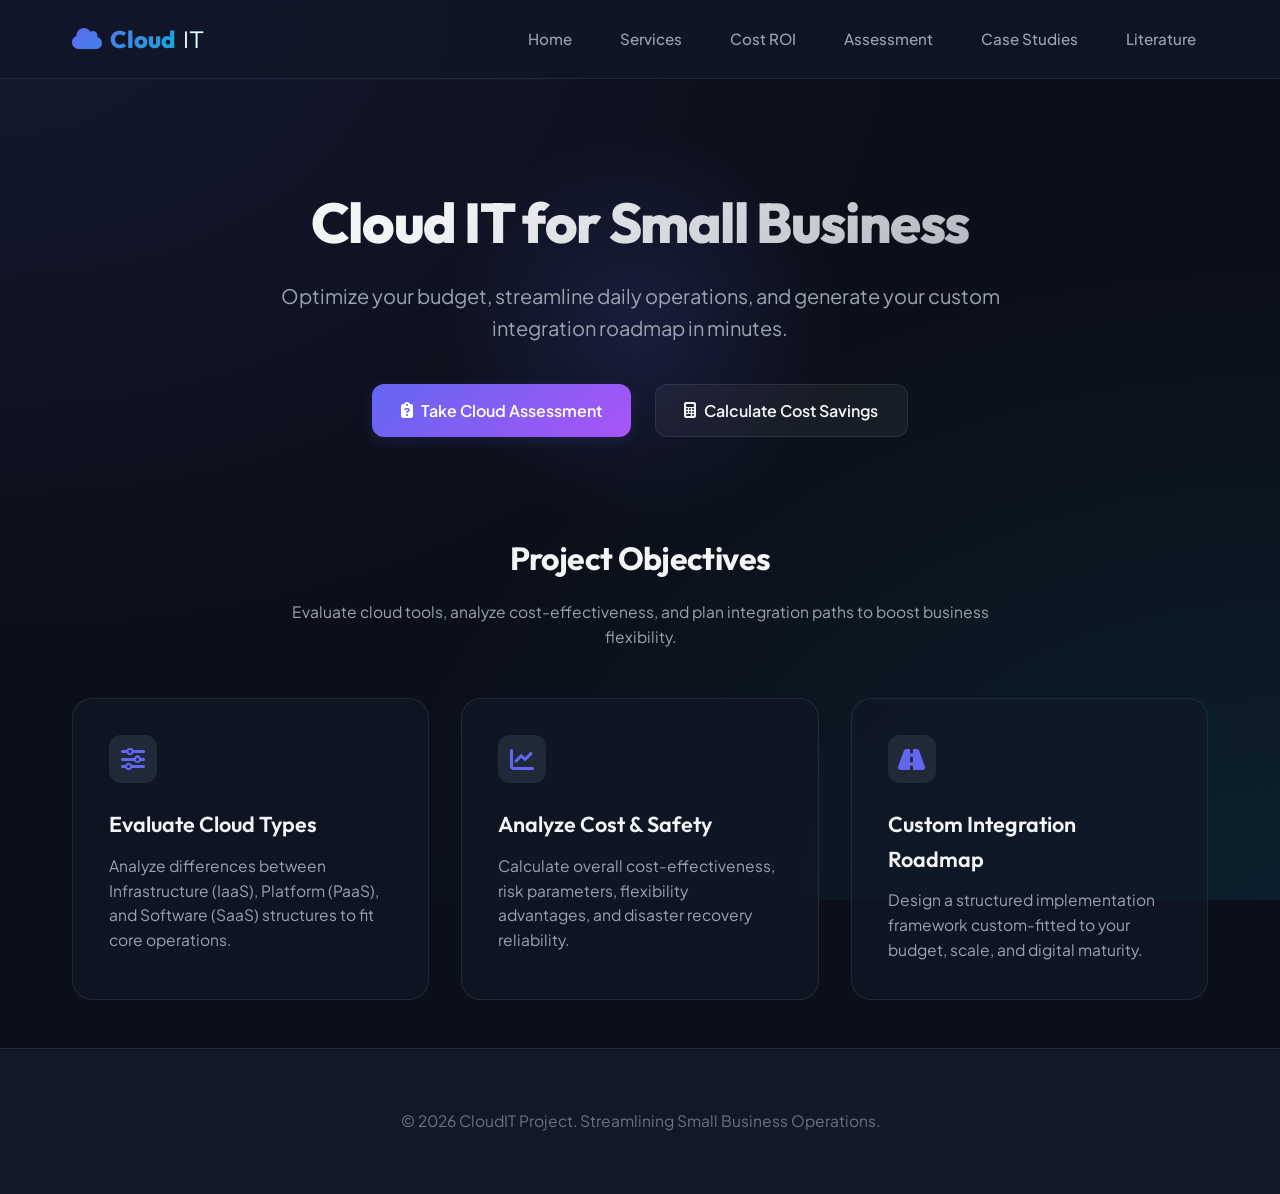
<file: index.html>
<!DOCTYPE html>
<html lang="en">
<head>
  <meta charset="UTF-8">
  <meta name="viewport" content="width=device-width, initial-scale=1.0">
  <title>CloudIT - Enhancing Small Business Efficiency</title>
  <link rel="stylesheet" href="css/style.css">
  <link rel="stylesheet" href="https://cdnjs.cloudflare.com/ajax/libs/font-awesome/6.4.0/css/all.min.css">
</head>
<body>
  <header>
    <div class="nav-container">
      <a href="index.html" class="logo">
        <i class="fa-solid fa-cloud"></i> Cloud<span>IT</span>
      </a>
      <nav>
        <ul>
          <li><a href="index.html">Home</a></li>
          <li><a href="comparison.html">Services</a></li>
          <li><a href="calculator.html">Cost ROI</a></li>
          <li><a href="assessment.html">Assessment</a></li>
          <li><a href="case-studies.html">Case Studies</a></li>
          <li><a href="literature.html">Literature</a></li>
        </ul>
      </nav>
    </div>
  </header>

  <main>
    <section class="hero">
      <h1>Cloud IT for Small Business</h1>
      <p>Optimize your budget, streamline daily operations, and generate your custom integration roadmap in minutes.</p>
      <div style="display: flex; justify-content: center; gap: 1.5rem; flex-wrap: wrap;">
        <a href="assessment.html" class="btn btn-primary"><i class="fa-solid fa-clipboard-question"></i> Take Cloud Assessment</a>
        <a href="calculator.html" class="btn btn-secondary"><i class="fa-solid fa-calculator"></i> Calculate Cost Savings</a>
      </div>
    </section>

    <h2 style="text-align: center; margin-bottom: 1rem;">Project Objectives</h2>
    <p style="text-align: center; max-width: 700px; margin: 0 auto 3rem; color: var(--text-secondary);">
      Evaluate cloud tools, analyze cost-effectiveness, and plan integration paths to boost business flexibility.
    </p>

    <div class="card-grid">
      <div class="card">
        <div class="card-icon"><i class="fa-solid fa-sliders"></i></div>
        <h3>Evaluate Cloud Types</h3>
        <p>Analyze differences between Infrastructure (IaaS), Platform (PaaS), and Software (SaaS) structures to fit core operations.</p>
      </div>
      <div class="card">
        <div class="card-icon"><i class="fa-solid fa-chart-line"></i></div>
        <h3>Analyze Cost & Safety</h3>
        <p>Calculate overall cost-effectiveness, risk parameters, flexibility advantages, and disaster recovery reliability.</p>
      </div>
      <div class="card">
        <div class="card-icon"><i class="fa-solid fa-road"></i></div>
        <h3>Custom Integration Roadmap</h3>
        <p>Design a structured implementation framework custom-fitted to your budget, scale, and digital maturity.</p>
      </div>
    </div>
  </main>

  <footer>
    <div class="nav-container" style="flex-direction: column; gap: 1rem;">
      <p>© 2026 CloudIT Project. Streamlining Small Business Operations.</p>
    </div>
  </footer>

  <script src="js/app.js"></script>
</body>
</html>
</file>
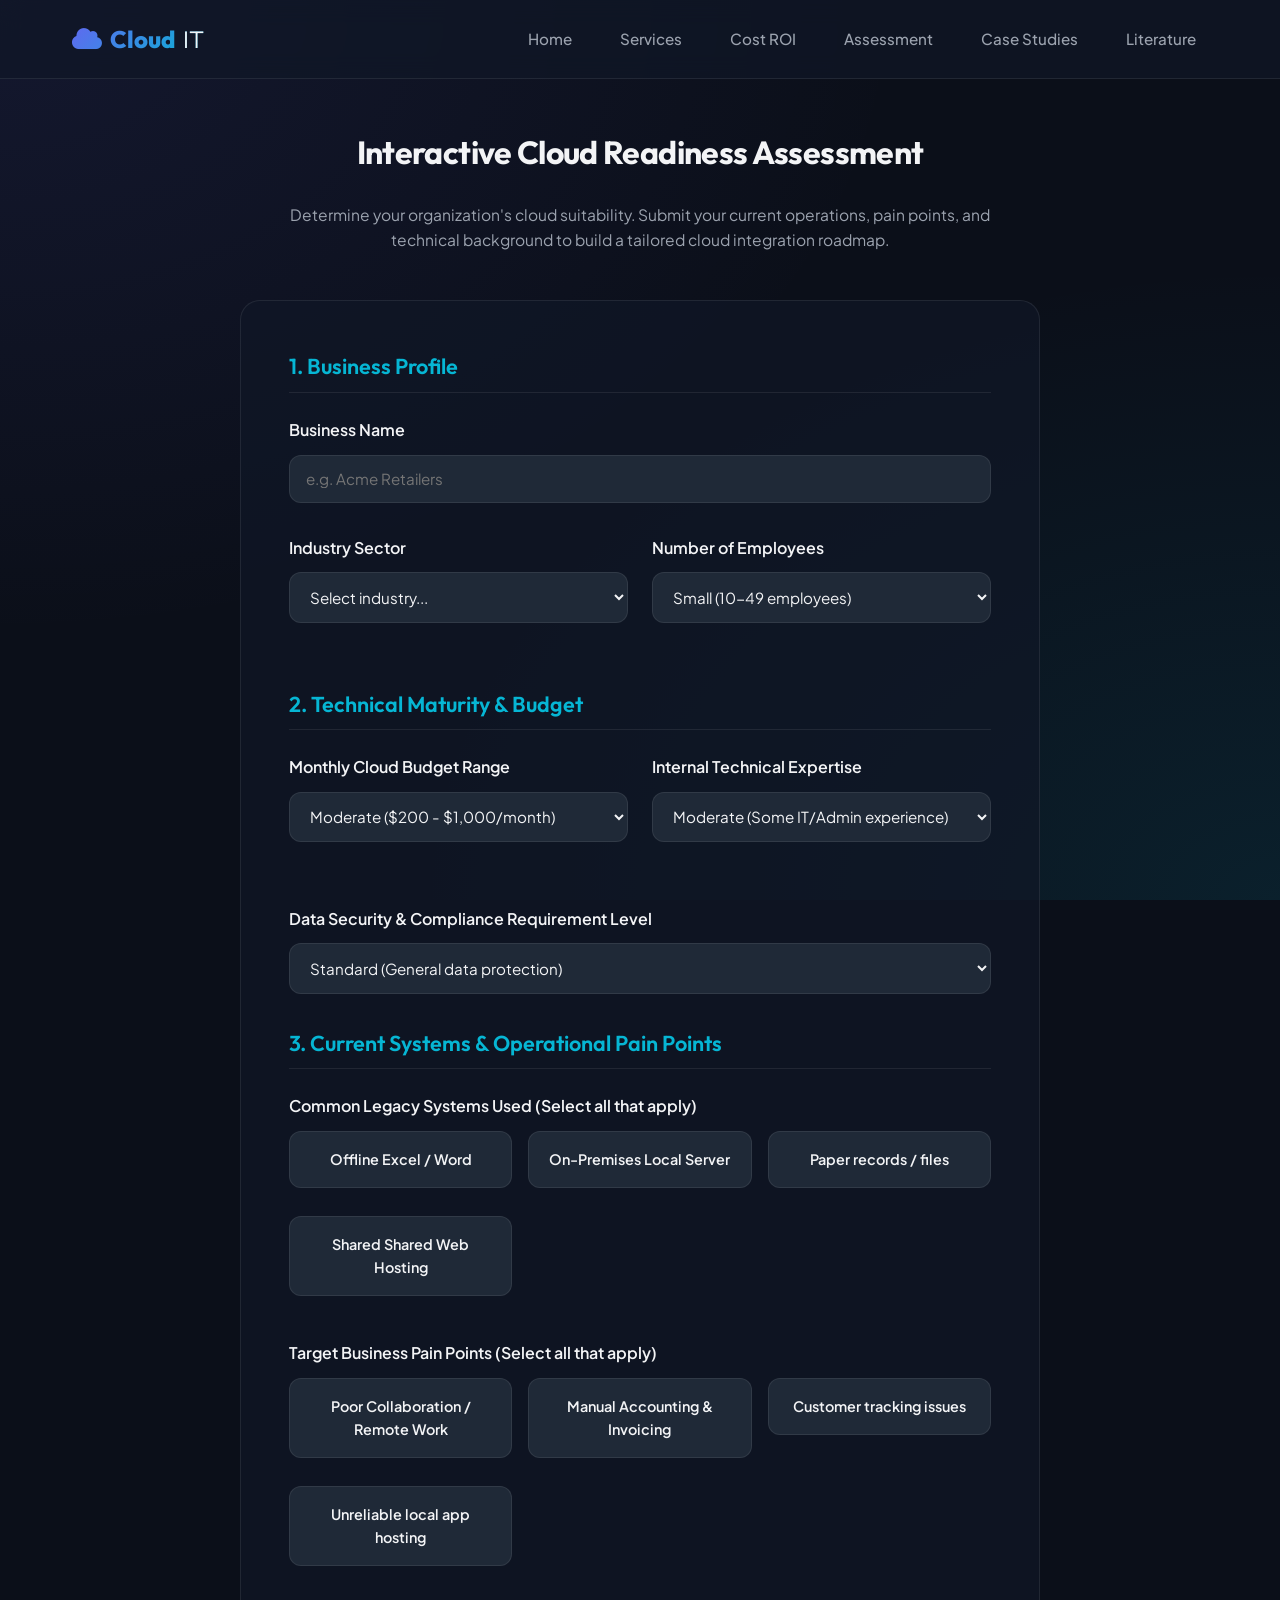
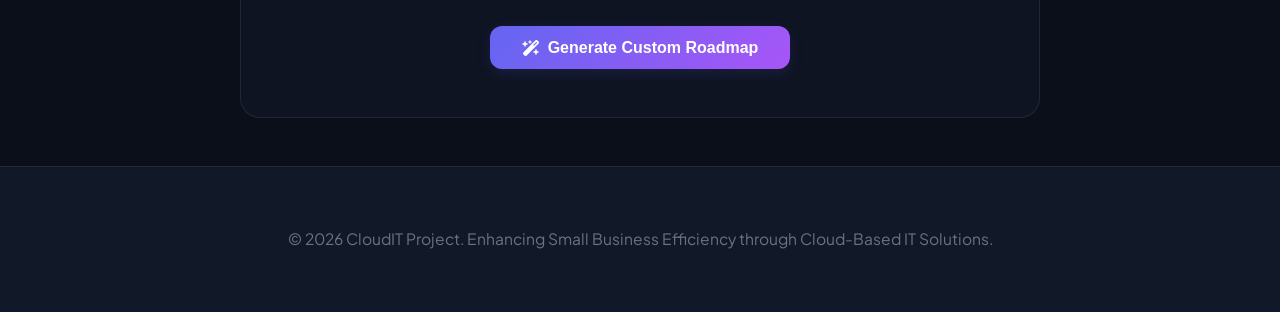
<file: assessment.html>
<!DOCTYPE html>
<html lang="en">
<head>
  <meta charset="UTF-8">
  <meta name="viewport" content="width=device-width, initial-scale=1.0">
  <title>Cloud Assessment - CloudIT</title>
  <link rel="stylesheet" href="css/style.css">
  <link rel="stylesheet" href="https://cdnjs.cloudflare.com/ajax/libs/font-awesome/6.4.0/css/all.min.css">
</head>
<body>
  <header>
    <div class="nav-container">
      <a href="index.html" class="logo">
        <i class="fa-solid fa-cloud"></i> Cloud<span>IT</span>
      </a>
      <nav>
        <ul>
          <li><a href="index.html">Home</a></li>
          <li><a href="comparison.html">Services</a></li>
          <li><a href="calculator.html">Cost ROI</a></li>
          <li><a href="assessment.html">Assessment</a></li>
          <li><a href="case-studies.html">Case Studies</a></li>
          <li><a href="literature.html">Literature</a></li>
        </ul>
      </nav>
    </div>
  </header>

  <main>
    <div style="margin-bottom: 3rem; text-align: center;">
      <h2>Interactive Cloud Readiness Assessment</h2>
      <p style="max-width: 700px; margin: 0 auto;">Determine your organization's cloud suitability. Submit your current operations, pain points, and technical background to build a tailored cloud integration roadmap.</p>
    </div>

    <section class="form-section">
      <form id="cloud-assessment-form">
        <!-- Business Profile -->
        <h3 style="border-bottom: 1px solid var(--glass-border); padding-bottom: 0.5rem; margin-bottom: 1.5rem; color: var(--color-secondary);">1. Business Profile</h3>
        
        <div class="form-group">
          <label for="biz-name">Business Name</label>
          <input type="text" id="biz-name" class="input-text" placeholder="e.g. Acme Retailers" required>
        </div>

        <div style="display: grid; grid-template-columns: 1fr 1fr; gap: 1.5rem; margin-bottom: 2rem;">
          <div class="form-group">
            <label for="biz-industry">Industry Sector</label>
            <select id="biz-industry" required>
              <option value="">Select industry...</option>
              <option value="retail">Retail & E-commerce</option>
              <option value="professional">Professional Services (Consulting, Law, etc)</option>
              <option value="manufacturing">Manufacturing & Logistics</option>
              <option value="healthcare">Healthcare & Medical</option>
              <option value="education">Education & Non-Profit</option>
            </select>
          </div>
          
          <div class="form-group">
            <label for="biz-size">Number of Employees</label>
            <select id="biz-size" required>
              <option value="micro">Micro (1-9 employees)</option>
              <option value="small" selected>Small (10-49 employees)</option>
              <option value="medium">Medium (50-249 employees)</option>
            </select>
          </div>
        </div>

        <!-- Tech Maturity -->
        <h3 style="border-bottom: 1px solid var(--glass-border); padding-bottom: 0.5rem; margin-bottom: 1.5rem; color: var(--color-secondary);">2. Technical Maturity & Budget</h3>

        <div style="display: grid; grid-template-columns: 1fr 1fr; gap: 1.5rem; margin-bottom: 2rem;">
          <div class="form-group">
            <label for="biz-budget">Monthly Cloud Budget Range</label>
            <select id="biz-budget" required>
              <option value="low">Low (Under $200/month)</option>
              <option value="medium" selected>Moderate ($200 - $1,000/month)</option>
              <option value="high">High ($1,000+/month)</option>
            </select>
          </div>

          <div class="form-group">
            <label for="biz-tech">Internal Technical Expertise</label>
            <select id="biz-tech" required>
              <option value="low">Low (Non-technical staff only)</option>
              <option value="medium" selected>Moderate (Some IT/Admin experience)</option>
              <option value="high">High (Dedicated IT Staff / Developers)</option>
            </select>
          </div>
        </div>

        <div class="form-group">
          <label for="biz-security">Data Security & Compliance Requirement Level</label>
          <select id="biz-security" required>
            <option value="standard">Standard (General data protection)</option>
            <option value="critical">Critical (Financial data, health files, strict privacy policies)</option>
          </select>
        </div>

        <!-- Infrastructure State -->
        <h3 style="border-bottom: 1px solid var(--glass-border); padding-bottom: 0.5rem; margin-bottom: 1.5rem; color: var(--color-secondary);">3. Current Systems & Operational Pain Points</h3>

        <div class="form-group">
          <label>Common Legacy Systems Used (Select all that apply)</label>
          <div class="options-grid">
            <div class="option-card">
              <input type="checkbox" id="tool-excel" name="current-tools" value="excel">
              <label for="tool-excel" class="option-label">Offline Excel / Word</label>
            </div>
            <div class="option-card">
              <input type="checkbox" id="tool-server" name="current-tools" value="server">
              <label for="tool-server" class="option-label">On-Premises Local Server</label>
            </div>
            <div class="option-card">
              <input type="checkbox" id="tool-paper" name="current-tools" value="paper">
              <label for="tool-paper" class="option-label">Paper records / files</label>
            </div>
            <div class="option-card">
              <input type="checkbox" id="tool-basic-hosting" name="current-tools" value="basic-hosting">
              <label for="tool-basic-hosting" class="option-label">Shared Shared Web Hosting</label>
            </div>
          </div>
        </div>

        <div class="form-group">
          <label>Target Business Pain Points (Select all that apply)</label>
          <div class="options-grid">
            <div class="option-card">
              <input type="checkbox" id="pain-collaboration" name="pain-points" value="collaboration">
              <label for="pain-collaboration" class="option-label">Poor Collaboration / Remote Work</label>
            </div>
            <div class="option-card">
              <input type="checkbox" id="pain-accounting" name="pain-points" value="accounting">
              <label for="pain-accounting" class="option-label">Manual Accounting & Invoicing</label>
            </div>
            <div class="option-card">
              <input type="checkbox" id="pain-crm" name="pain-points" value="crm">
              <label for="pain-crm" class="option-label">Customer tracking issues</label>
            </div>
            <div class="option-card">
              <input type="checkbox" id="pain-hosting" name="pain-points" value="hosting">
              <label for="pain-hosting" class="option-label">Unreliable local app hosting</label>
            </div>
          </div>
        </div>

        <div style="text-align: center; margin-top: 3rem;">
          <button type="submit" class="btn btn-primary" style="width: 100%; max-width: 300px;"><i class="fa-solid fa-wand-magic-sparkles"></i> Generate Custom Roadmap</button>
        </div>
      </form>
    </section>
  </main>

  <footer>
    <div class="nav-container" style="flex-direction: column; gap: 1rem;">
      <p>© 2026 CloudIT Project. Enhancing Small Business Efficiency through Cloud-Based IT Solutions.</p>
    </div>
  </footer>

  <script src="js/app.js"></script>
</body>
</html>
</file>
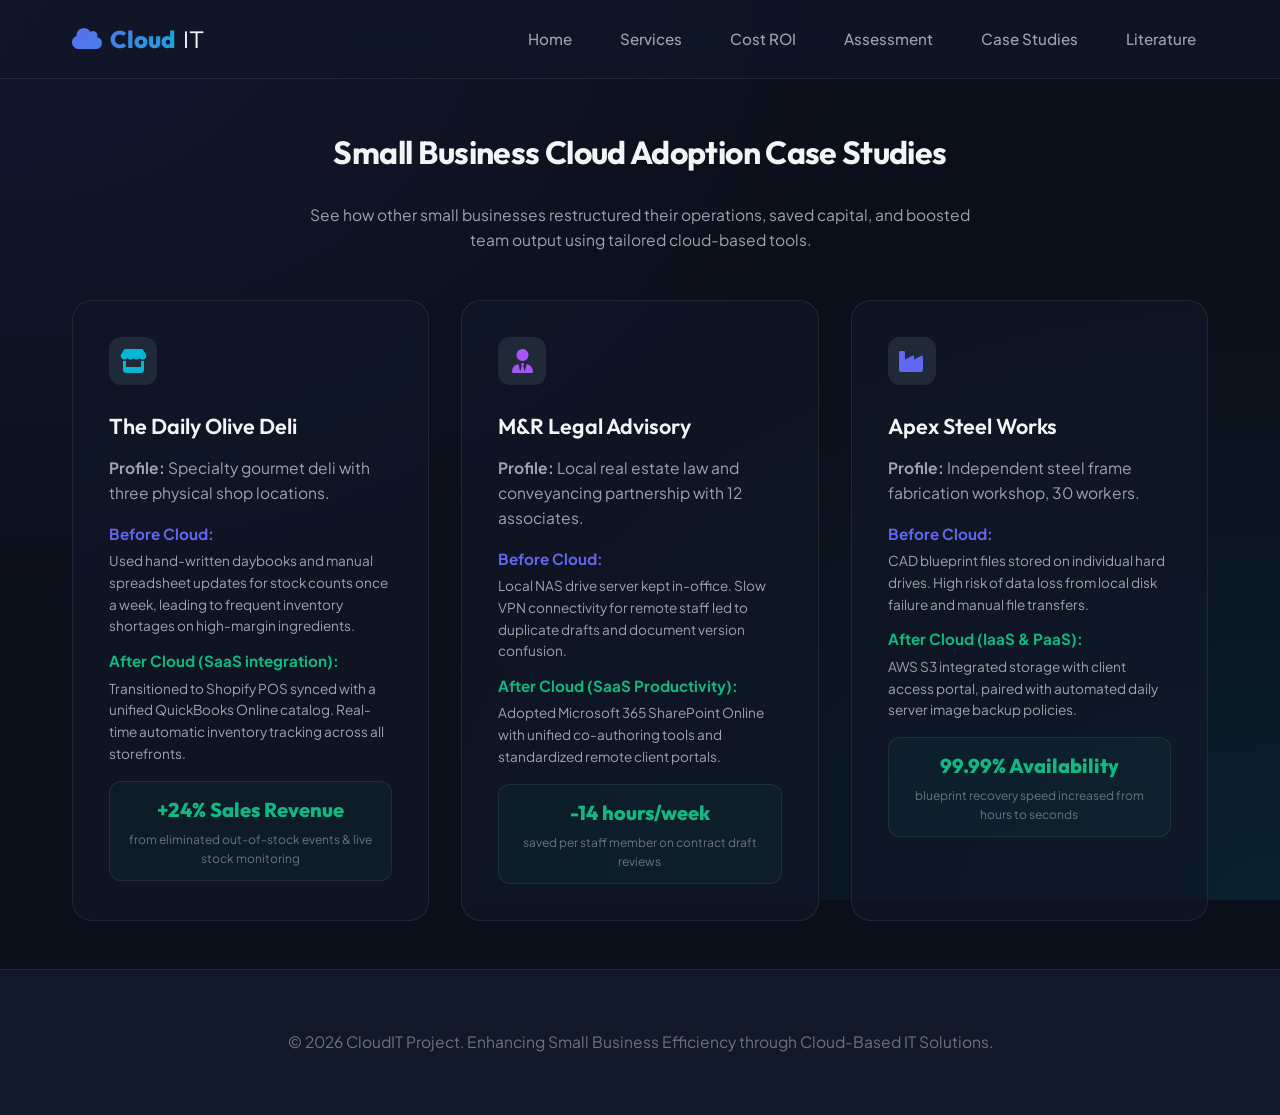
<file: case-studies.html>
<!DOCTYPE html>
<html lang="en">
<head>
  <meta charset="UTF-8">
  <meta name="viewport" content="width=device-width, initial-scale=1.0">
  <title>Case Studies - CloudIT</title>
  <link rel="stylesheet" href="css/style.css">
  <link rel="stylesheet" href="https://cdnjs.cloudflare.com/ajax/libs/font-awesome/6.4.0/css/all.min.css">
</head>
<body>
  <header>
    <div class="nav-container">
      <a href="index.html" class="logo">
        <i class="fa-solid fa-cloud"></i> Cloud<span>IT</span>
      </a>
      <nav>
        <ul>
          <li><a href="index.html">Home</a></li>
          <li><a href="comparison.html">Services</a></li>
          <li><a href="calculator.html">Cost ROI</a></li>
          <li><a href="assessment.html">Assessment</a></li>
          <li><a href="case-studies.html">Case Studies</a></li>
          <li><a href="literature.html">Literature</a></li>
        </ul>
      </nav>
    </div>
  </header>

  <main>
    <div style="margin-bottom: 3rem; text-align: center;">
      <h2>Small Business Cloud Adoption Case Studies</h2>
      <p style="max-width: 700px; margin: 0 auto;">See how other small businesses restructured their operations, saved capital, and boosted team output using tailored cloud-based tools.</p>
    </div>

    <div class="card-grid">
      <!-- Case Study 1 -->
      <div class="card">
        <div class="card-icon" style="color: var(--color-secondary);"><i class="fa-solid fa-store"></i></div>
        <h3>The Daily Olive Deli</h3>
        <p style="margin-bottom: 1rem;"><strong>Profile:</strong> Specialty gourmet deli with three physical shop locations.</p>
        
        <h4 style="color: var(--color-primary); font-size: 0.95rem; margin-bottom: 0.25rem;">Before Cloud:</h4>
        <p style="font-size: 0.85rem; margin-bottom: 0.75rem;">Used hand-written daybooks and manual spreadsheet updates for stock counts once a week, leading to frequent inventory shortages on high-margin ingredients.</p>
        
        <h4 style="color: var(--color-success); font-size: 0.95rem; margin-bottom: 0.25rem;">After Cloud (SaaS integration):</h4>
        <p style="font-size: 0.85rem; margin-bottom: 1rem;">Transitioned to Shopify POS synced with a unified QuickBooks Online catalog. Real-time automatic inventory tracking across all storefronts.</p>
        
        <div class="metric-card" style="background: rgba(16, 185, 129, 0.05); padding: 0.75rem;">
          <div class="metric-value" style="font-size: 1.25rem; color: var(--color-success);">+24% Sales Revenue</div>
          <p style="font-size: 0.75rem; color: var(--text-muted);">from eliminated out-of-stock events & live stock monitoring</p>
        </div>
      </div>

      <!-- Case Study 2 -->
      <div class="card">
        <div class="card-icon" style="color: var(--color-accent);"><i class="fa-solid fa-user-tie"></i></div>
        <h3>M&R Legal Advisory</h3>
        <p style="margin-bottom: 1rem;"><strong>Profile:</strong> Local real estate law and conveyancing partnership with 12 associates.</p>
        
        <h4 style="color: var(--color-primary); font-size: 0.95rem; margin-bottom: 0.25rem;">Before Cloud:</h4>
        <p style="font-size: 0.85rem; margin-bottom: 0.75rem;">Local NAS drive server kept in-office. Slow VPN connectivity for remote staff led to duplicate drafts and document version confusion.</p>
        
        <h4 style="color: var(--color-success); font-size: 0.95rem; margin-bottom: 0.25rem;">After Cloud (SaaS Productivity):</h4>
        <p style="font-size: 0.85rem; margin-bottom: 1rem;">Adopted Microsoft 365 SharePoint Online with unified co-authoring tools and standardized remote client portals.</p>
        
        <div class="metric-card" style="background: rgba(16, 185, 129, 0.05); padding: 0.75rem;">
          <div class="metric-value" style="font-size: 1.25rem; color: var(--color-success);">-14 hours/week</div>
          <p style="font-size: 0.75rem; color: var(--text-muted);">saved per staff member on contract draft reviews</p>
        </div>
      </div>

      <!-- Case Study 3 -->
      <div class="card">
        <div class="card-icon" style="color: var(--color-primary);"><i class="fa-solid fa-industry"></i></div>
        <h3>Apex Steel Works</h3>
        <p style="margin-bottom: 1rem;"><strong>Profile:</strong> Independent steel frame fabrication workshop, 30 workers.</p>
        
        <h4 style="color: var(--color-primary); font-size: 0.95rem; margin-bottom: 0.25rem;">Before Cloud:</h4>
        <p style="font-size: 0.85rem; margin-bottom: 0.75rem;">CAD blueprint files stored on individual hard drives. High risk of data loss from local disk failure and manual file transfers.</p>
        
        <h4 style="color: var(--color-success); font-size: 0.95rem; margin-bottom: 0.25rem;">After Cloud (IaaS & PaaS):</h4>
        <p style="font-size: 0.85rem; margin-bottom: 1rem;">AWS S3 integrated storage with client access portal, paired with automated daily server image backup policies.</p>
        
        <div class="metric-card" style="background: rgba(16, 185, 129, 0.05); padding: 0.75rem;">
          <div class="metric-value" style="font-size: 1.25rem; color: var(--color-success);">99.99% Availability</div>
          <p style="font-size: 0.75rem; color: var(--text-muted);">blueprint recovery speed increased from hours to seconds</p>
        </div>
      </div>
    </div>
  </main>

  <footer>
    <div class="nav-container" style="flex-direction: column; gap: 1rem;">
      <p>© 2026 CloudIT Project. Enhancing Small Business Efficiency through Cloud-Based IT Solutions.</p>
    </div>
  </footer>

  <script src="js/app.js"></script>
</body>
</html>
</file>
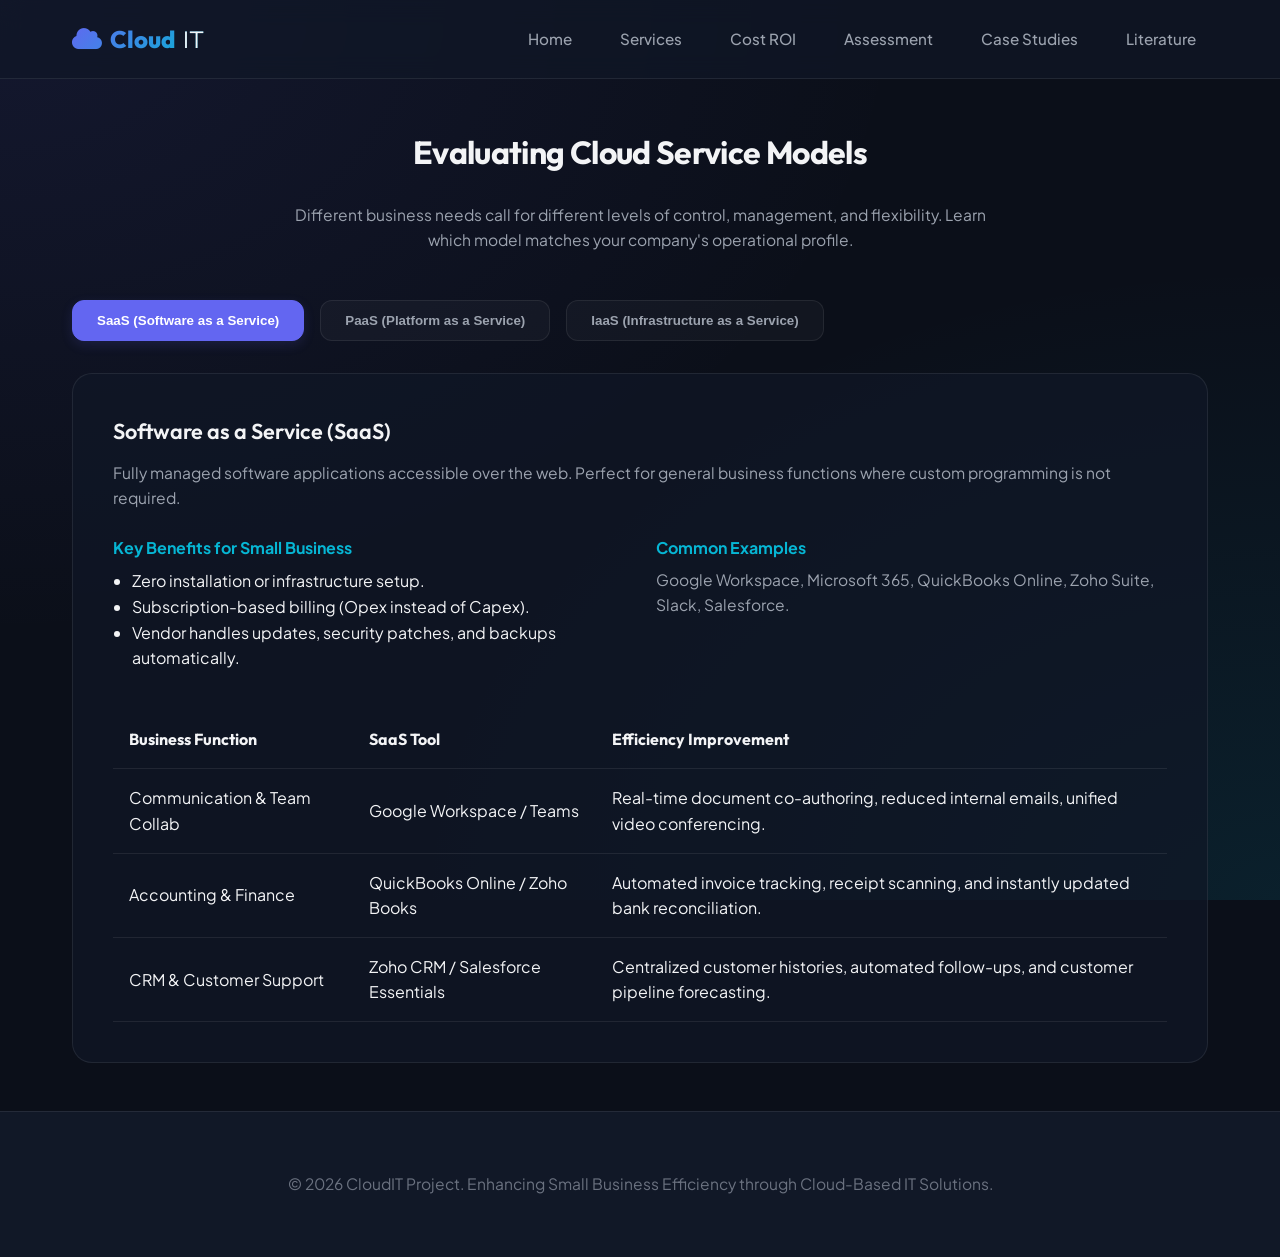
<file: comparison.html>
<!DOCTYPE html>
<html lang="en">
<head>
  <meta charset="UTF-8">
  <meta name="viewport" content="width=device-width, initial-scale=1.0">
  <title>Service Comparison - CloudIT</title>
  <link rel="stylesheet" href="css/style.css">
  <link rel="stylesheet" href="https://cdnjs.cloudflare.com/ajax/libs/font-awesome/6.4.0/css/all.min.css">
</head>
<body>
  <header>
    <div class="nav-container">
      <a href="index.html" class="logo">
        <i class="fa-solid fa-cloud"></i> Cloud<span>IT</span>
      </a>
      <nav>
        <ul>
          <li><a href="index.html">Home</a></li>
          <li><a href="comparison.html">Services</a></li>
          <li><a href="calculator.html">Cost ROI</a></li>
          <li><a href="assessment.html">Assessment</a></li>
          <li><a href="case-studies.html">Case Studies</a></li>
          <li><a href="literature.html">Literature</a></li>
        </ul>
      </nav>
    </div>
  </header>

  <main>
    <div style="margin-bottom: 3rem; text-align: center;">
      <h2>Evaluating Cloud Service Models</h2>
      <p style="max-width: 700px; margin: 0 auto;">Different business needs call for different levels of control, management, and flexibility. Learn which model matches your company's operational profile.</p>
    </div>

    <div class="comp-tabs">
      <button class="tab-btn active" data-tab="saas">SaaS (Software as a Service)</button>
      <button class="tab-btn" data-tab="paas">PaaS (Platform as a Service)</button>
      <button class="tab-btn" data-tab="iaas">IaaS (Infrastructure as a Service)</button>
    </div>

    <div class="tab-content">
      <!-- SaaS -->
      <div id="saas" class="tab-pane active">
        <h3>Software as a Service (SaaS)</h3>
        <p style="margin-bottom: 1.5rem;">Fully managed software applications accessible over the web. Perfect for general business functions where custom programming is not required.</p>
        
        <div style="display: grid; grid-template-columns: 1fr 1fr; gap: 2rem; margin-top: 1rem;">
          <div>
            <h4 style="color: var(--color-secondary); margin-bottom: 0.5rem;">Key Benefits for Small Business</h4>
            <ul style="padding-left: 1.2rem; margin-bottom: 1rem;">
              <li>Zero installation or infrastructure setup.</li>
              <li>Subscription-based billing (Opex instead of Capex).</li>
              <li>Vendor handles updates, security patches, and backups automatically.</li>
            </ul>
          </div>
          <div>
            <h4 style="color: var(--color-secondary); margin-bottom: 0.5rem;">Common Examples</h4>
            <p>Google Workspace, Microsoft 365, QuickBooks Online, Zoho Suite, Slack, Salesforce.</p>
          </div>
        </div>

        <table>
          <thead>
            <tr>
              <th>Business Function</th>
              <th>SaaS Tool</th>
              <th>Efficiency Improvement</th>
            </tr>
          </thead>
          <tbody>
            <tr>
              <td>Communication & Team Collab</td>
              <td>Google Workspace / Teams</td>
              <td>Real-time document co-authoring, reduced internal emails, unified video conferencing.</td>
            </tr>
            <tr>
              <td>Accounting & Finance</td>
              <td>QuickBooks Online / Zoho Books</td>
              <td>Automated invoice tracking, receipt scanning, and instantly updated bank reconciliation.</td>
            </tr>
            <tr>
              <td>CRM & Customer Support</td>
              <td>Zoho CRM / Salesforce Essentials</td>
              <td>Centralized customer histories, automated follow-ups, and customer pipeline forecasting.</td>
            </tr>
          </tbody>
        </table>
      </div>

      <!-- PaaS -->
      <div id="paas" class="tab-pane">
        <h3>Platform as a Service (PaaS)</h3>
        <p style="margin-bottom: 1.5rem;">Provides a cloud environment to build, deploy, and manage custom applications without worrying about OS management, networking, or servers.</p>
        
        <div style="display: grid; grid-template-columns: 1fr 1fr; gap: 2rem; margin-top: 1rem;">
          <div>
            <h4 style="color: var(--color-secondary); margin-bottom: 0.5rem;">Key Benefits for Small Business</h4>
            <ul style="padding-left: 1.2rem; margin-bottom: 1rem;">
              <li>Allows developers to focus strictly on coding application logic.</li>
              <li>Built-in scaling mechanisms to handle spikes in customer usage.</li>
              <li>Reduces development complexity and time-to-market.</li>
            </ul>
          </div>
          <div>
            <h4 style="color: var(--color-secondary); margin-bottom: 0.5rem;">Common Examples</h4>
            <p>Heroku, Render, AWS Elastic Beanstalk, Google App Engine.</p>
          </div>
        </div>
      </div>

      <!-- IaaS -->
      <div id="iaas" class="tab-pane">
        <h3>Infrastructure as a Service (IaaS)</h3>
        <p style="margin-bottom: 1.5rem;">Provides virtualized computing resources (servers, storage, firewalls, and networks) over the internet. You have complete control over OS configurations and databases.</p>
        
        <div style="display: grid; grid-template-columns: 1fr 1fr; gap: 2rem; margin-top: 1rem;">
          <div>
            <h4 style="color: var(--color-secondary); margin-bottom: 0.5rem;">Key Benefits for Small Business</h4>
            <ul style="padding-left: 1.2rem; margin-bottom: 1rem;">
              <li>Highest level of control and configuration flexibility.</li>
              <li>Ability to run legacy desktop software in secure cloud environments (e.g., Windows VMs).</li>
              <li>Only pay for exact raw compute/hour resources used.</li>
            </ul>
          </div>
          <div>
            <h4 style="color: var(--color-secondary); margin-bottom: 0.5rem;">Common Examples</h4>
            <p>Amazon Web Services (AWS EC2/S3), Microsoft Azure, Google Cloud Engine, DigitalOcean.</p>
          </div>
        </div>
      </div>
    </div>
  </main>

  <footer>
    <div class="nav-container" style="flex-direction: column; gap: 1rem;">
      <p>© 2026 CloudIT Project. Enhancing Small Business Efficiency through Cloud-Based IT Solutions.</p>
    </div>
  </footer>

  <script src="js/app.js"></script>
</body>
</html>
</file>
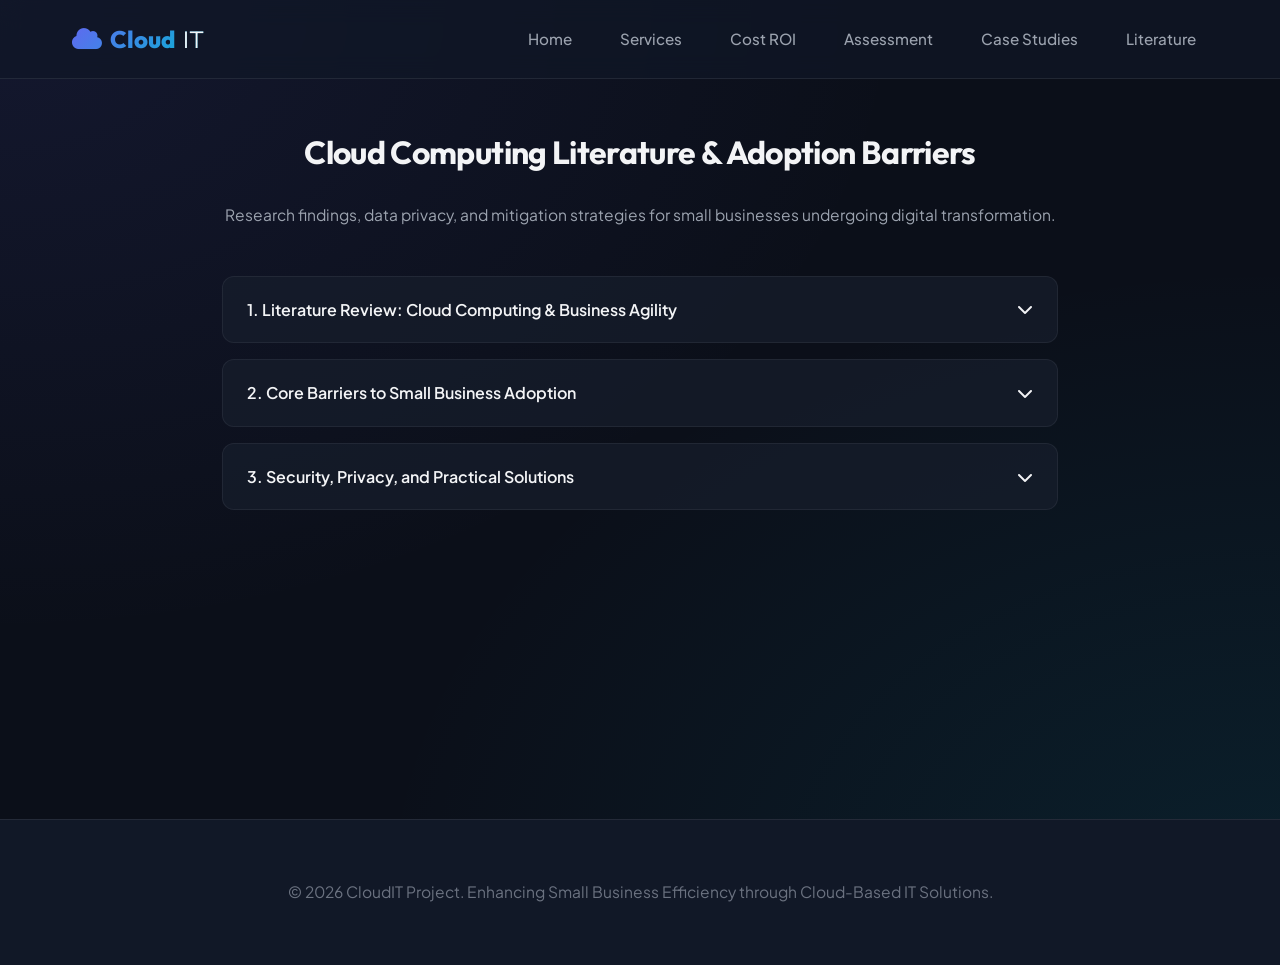
<file: literature.html>
<!DOCTYPE html>
<html lang="en">
<head>
  <meta charset="UTF-8">
  <meta name="viewport" content="width=device-width, initial-scale=1.0">
  <title>Literature & Challenges - CloudIT</title>
  <link rel="stylesheet" href="css/style.css">
  <link rel="stylesheet" href="https://cdnjs.cloudflare.com/ajax/libs/font-awesome/6.4.0/css/all.min.css">
</head>
<body>
  <header>
    <div class="nav-container">
      <a href="index.html" class="logo">
        <i class="fa-solid fa-cloud"></i> Cloud<span>IT</span>
      </a>
      <nav>
        <ul>
          <li><a href="index.html">Home</a></li>
          <li><a href="comparison.html">Services</a></li>
          <li><a href="calculator.html">Cost ROI</a></li>
          <li><a href="assessment.html">Assessment</a></li>
          <li><a href="case-studies.html">Case Studies</a></li>
          <li><a href="literature.html">Literature</a></li>
        </ul>
      </nav>
    </div>
  </header>

  <main style="max-width: 900px;">
    <div style="margin-bottom: 3rem; text-align: center;">
      <h2>Cloud Computing Literature & Adoption Barriers</h2>
      <p>Research findings, data privacy, and mitigation strategies for small businesses undergoing digital transformation.</p>
    </div>

    <div class="accordion">
      <!-- Section 1 -->
      <div class="accordion-item">
        <div class="accordion-header">
          <span>1. Literature Review: Cloud Computing & Business Agility</span>
          <i class="fa-solid fa-chevron-down"></i>
        </div>
        <div class="accordion-content">
          <p style="margin-bottom: 1rem;">Research by <em>Mell and Grance (2011)</em> from the National Institute of Standards and Technology (NIST) describes cloud computing through key characteristics: on-demand self-service, broad network access, resource pooling, rapid elasticity, and measured service. In the context of small and medium enterprises (SMEs), these characteristics drive <strong>operational efficiency</strong> and <strong>flexibility</strong> (Alshamaila et al., 2013). By moving infrastructure expenditures from upfront capital investments (CapEx) to modular operational costs (OpEx), small businesses can implement high-grade software tools without large budgets.</p>
          <p style="margin-bottom: 1rem;"><strong>Agility and Collaborative Workspace:</strong> Real-time co-authoring tools like Google Workspace or Microsoft 365 shift workflows from isolated file versions to single-source documents. Studies show collaborative cloud adoption significantly reduces email traffic, saving time during project delivery (Oliveira et al., 2014).</p>
          <p><strong>Digitalization of Admin Workloads:</strong> Moving manual accounting ledger entries or client tracking lists into cloud-hosted platforms helps eliminate reporting delays, providing management with real-time analytics to make immediate business decisions.</p>
        </div>
      </div>

      <!-- Section 2 -->
      <div class="accordion-item">
        <div class="accordion-header">
          <span>2. Core Barriers to Small Business Adoption</span>
          <i class="fa-solid fa-chevron-down"></i>
        </div>
        <div class="accordion-content">
          <p style="margin-bottom: 1rem;">According to studies on SME technology diffusion (e.g., <em>MacGregor and Vrazalic, 2005</em>), smaller companies face unique friction points compared to large enterprises:</p>
          <ul style="padding-left: 1.5rem; margin-bottom: 1rem;">
            <li style="margin-bottom: 0.5rem;"><strong>Financial Vulnerability:</strong> While upfront setup is cheap, subscription costs can accumulate rapidly if licenses are unmanaged, a phenomenon often described as "cloud cost creep."</li>
            <li style="margin-bottom: 0.5rem;"><strong>Information Privacy Concerns:</strong> Many business owners hesitate to transfer proprietary records to public cloud data centers due to perceived risks of data leaks or compliance violations (Subashini & Kavitha, 2011).</li>
            <li style="margin-bottom: 0.5rem;"><strong>Skills Gap:</strong> Lacking dedicated internal IT personnel, configuring complex access controls, encryption keys, and directory syncs represents a steep learning curve.</li>
            <li style="margin-bottom: 0.5rem;"><strong>Infrastructure Dependability:</strong> Total reliance on cloud hosts exposes operations to disruption during local ISP internet outages.</li>
          </ul>
        </div>
      </div>

      <!-- Section 3 -->
      <div class="accordion-item">
        <div class="accordion-header">
          <span>3. Security, Privacy, and Practical Solutions</span>
          <i class="fa-solid fa-chevron-down"></i>
        </div>
        <div class="accordion-content">
          <p style="margin-bottom: 1rem;">Practical mitigation frameworks help bridge these barriers to enable safe cloud integration:</p>
          
          <h4 style="color: var(--color-secondary); margin-bottom: 0.25rem;">Security Implementations:</h4>
          <p style="margin-bottom: 1rem;">Enforcing Multi-Factor Authentication (MFA) across all identity services blocks up to 99% of automated account attacks. Access should be restricted using Role-Based Access Control (RBAC) to ensure employees only view tools required for their specific role.</p>

          <h4 style="color: var(--color-secondary); margin-bottom: 0.25rem;">Hybrid Sync / Offline Backup:</h4>
          <p style="margin-bottom: 1rem;">Using offline sync controls (e.g., Google Drive Desktop or OneDrive Cache) lets staff continue working during temporary connection drops, auto-merging edits once internet returns.</p>

          <h4 style="color: var(--color-secondary); margin-bottom: 0.25rem;">Cost and Subscription Audits:</h4>
          <p>Schedule a quarterly review of user seats and service tiers to disable unused subscriptions, keeping operating costs within forecast thresholds.</p>
        </div>
      </div>
    </div>
  </main>

  <footer>
    <div class="nav-container" style="flex-direction: column; gap: 1rem;">
      <p>© 2026 CloudIT Project. Enhancing Small Business Efficiency through Cloud-Based IT Solutions.</p>
    </div>
  </footer>

  <script src="js/app.js"></script>
</body>
</html>
</file>
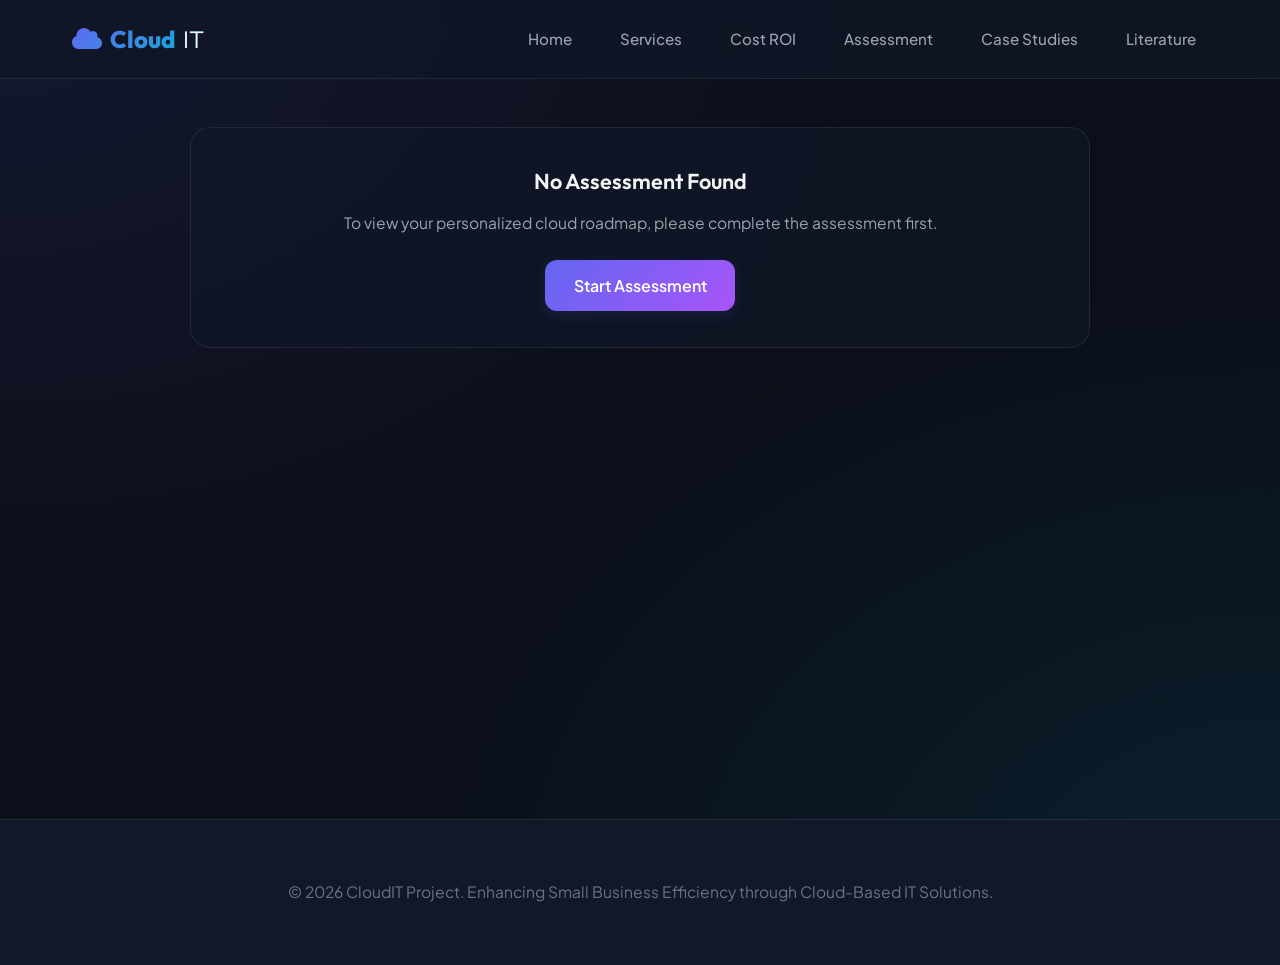
<file: roadmap.html>
<!DOCTYPE html>
<html lang="en">
<head>
  <meta charset="UTF-8">
  <meta name="viewport" content="width=device-width, initial-scale=1.0">
  <title>Integration Roadmap - CloudIT</title>
  <link rel="stylesheet" href="css/style.css">
  <link rel="stylesheet" href="https://cdnjs.cloudflare.com/ajax/libs/font-awesome/6.4.0/css/all.min.css">
</head>
<body>
  <header>
    <div class="nav-container">
      <a href="index.html" class="logo">
        <i class="fa-solid fa-cloud"></i> Cloud<span>IT</span>
      </a>
      <nav>
        <ul>
          <li><a href="index.html">Home</a></li>
          <li><a href="comparison.html">Services</a></li>
          <li><a href="calculator.html">Cost ROI</a></li>
          <li><a href="assessment.html">Assessment</a></li>
          <li><a href="case-studies.html">Case Studies</a></li>
          <li><a href="literature.html">Literature</a></li>
        </ul>
      </nav>
    </div>
  </header>

  <main>
    <div id="roadmap-container" style="max-width: 900px; margin: 0 auto;">
      <!-- JavaScript will load dynamic content here -->
      <div style="text-align: center; padding: 4rem 0;">
        <i class="fa-solid fa-spinner fa-spin" style="font-size: 3rem; color: var(--color-primary); margin-bottom: 1.5rem;"></i>
        <p>Generating your custom cloud integration roadmap...</p>
      </div>
    </div>
  </main>

  <footer>
    <div class="nav-container" style="flex-direction: column; gap: 1rem;">
      <p>© 2026 CloudIT Project. Enhancing Small Business Efficiency through Cloud-Based IT Solutions.</p>
    </div>
  </footer>

  <script src="js/app.js"></script>
  <script>
    document.addEventListener('DOMContentLoaded', () => {
      if (typeof window.renderRoadmap === 'function') {
        window.renderRoadmap();
      }
    });
  </script>
</body>
</html>
</file>
<file: css/style.css>
@import url('https://fonts.googleapis.com/css2?family=Outfit:wght@300;400;500;600;700;800&family=Plus+Jakarta+Sans:wght@300;400;500;600;700;800&display=swap');

:root {
  --bg-primary: #0b0f19;
  --bg-secondary: #111827;
  --bg-tertiary: #1f2937;
  --glass-bg: rgba(17, 24, 39, 0.7);
  --glass-border: rgba(255, 255, 255, 0.08);
  --text-primary: #f3f4f6;
  --text-secondary: #9ca3af;
  --text-muted: #6b7280;
  --color-primary: #6366f1; /* Indigo */
  --color-primary-glow: rgba(99, 102, 241, 0.15);
  --color-secondary: #06b6d4; /* Cyan */
  --color-secondary-glow: rgba(6, 182, 212, 0.15);
  --color-accent: #a855f7; /* Purple */
  --color-success: #10b981; /* Emerald */
  --color-warning: #f59e0b; /* Amber */
  --font-heading: 'Outfit', sans-serif;
  --font-body: 'Plus Jakarta Sans', sans-serif;
  --shadow-sm: 0 1px 2px 0 rgba(0, 0, 0, 0.05);
  --shadow-md: 0 4px 6px -1px rgba(0, 0, 0, 0.1), 0 2px 4px -1px rgba(0, 0, 0, 0.06);
  --shadow-lg: 0 10px 15px -3px rgba(0, 0, 0, 0.1), 0 4px 6px -2px rgba(0, 0, 0, 0.05);
  --shadow-xl: 0 20px 25px -5px rgba(0, 0, 0, 0.15), 0 10px 10px -5px rgba(0, 0, 0, 0.04);
  --shadow-glow: 0 0 25px -5px rgba(99, 102, 241, 0.4);
}

* {
  box-sizing: border-box;
  margin: 0;
  padding: 0;
}

body {
  background-color: var(--bg-primary);
  color: var(--text-primary);
  font-family: var(--font-body);
  line-height: 1.6;
  overflow-x: hidden;
  background-image: 
    radial-gradient(at 0% 0%, rgba(99, 102, 241, 0.1) 0px, transparent 50%),
    radial-gradient(at 100% 100%, rgba(6, 182, 212, 0.1) 0px, transparent 50%);
  background-attachment: fixed;
}

/* Scrollbar Customization */
::-webkit-scrollbar {
  width: 8px;
}
::-webkit-scrollbar-track {
  background: var(--bg-primary);
}
::-webkit-scrollbar-thumb {
  background: var(--bg-tertiary);
  border-radius: 4px;
}
::-webkit-scrollbar-thumb:hover {
  background: var(--color-primary);
}

/* Header & Navigation */
header {
  position: sticky;
  top: 0;
  z-index: 1000;
  background: var(--glass-bg);
  backdrop-filter: blur(12px);
  -webkit-backdrop-filter: blur(12px);
  border-bottom: 1px solid var(--glass-border);
}

.nav-container {
  max-width: 1200px;
  margin: 0 auto;
  padding: 1.25rem 2rem;
  display: flex;
  justify-content: space-between;
  align-items: center;
}

.logo {
  font-family: var(--font-heading);
  font-size: 1.5rem;
  font-weight: 800;
  background: linear-gradient(135deg, var(--color-primary), var(--color-secondary));
  -webkit-background-clip: text;
  -webkit-text-fill-color: transparent;
  display: flex;
  align-items: center;
  gap: 0.5rem;
  text-decoration: none;
}

.logo span {
  font-weight: 300;
  color: var(--text-primary);
  -webkit-text-fill-color: var(--text-primary);
}

nav ul {
  display: flex;
  list-style: none;
  gap: 1.5rem;
}

nav a {
  color: var(--text-secondary);
  text-decoration: none;
  font-weight: 500;
  font-size: 0.95rem;
  transition: color 0.3s ease, text-shadow 0.3s ease;
  padding: 0.5rem 0.75rem;
  border-radius: 0.5rem;
}

nav a:hover, nav a.active {
  color: var(--text-primary);
  background: rgba(255, 255, 255, 0.05);
}

nav a.active {
  border-bottom: 2px solid var(--color-primary);
  border-radius: 0.5rem 0.5rem 0 0;
}

/* Main Container */
main {
  max-width: 1200px;
  margin: 0 auto;
  padding: 3rem 2rem;
  min-height: calc(100vh - 160px);
}

/* Hero Section */
.hero {
  text-align: center;
  padding: 4rem 1rem 6rem;
  position: relative;
}

.hero::after {
  content: '';
  position: absolute;
  top: 50%;
  left: 50%;
  transform: translate(-50%, -50%);
  width: 400px;
  height: 400px;
  background: radial-gradient(circle, var(--color-primary-glow) 0%, transparent 70%);
  z-index: -1;
  pointer-events: none;
}

h1 {
  font-family: var(--font-heading);
  font-size: 3.5rem;
  font-weight: 800;
  line-height: 1.15;
  margin-bottom: 1.5rem;
  letter-spacing: -0.025em;
  background: linear-gradient(135deg, var(--text-primary) 30%, var(--text-secondary));
  -webkit-background-clip: text;
  -webkit-text-fill-color: transparent;
}

.hero p {
  font-size: 1.25rem;
  color: var(--text-secondary);
  max-width: 800px;
  margin: 0 auto 2.5rem;
}

.btn {
  display: inline-flex;
  align-items: center;
  justify-content: center;
  padding: 0.8rem 1.8rem;
  font-size: 1rem;
  font-weight: 600;
  border-radius: 0.75rem;
  cursor: pointer;
  transition: all 0.3s cubic-bezier(0.4, 0, 0.2, 1);
  text-decoration: none;
  gap: 0.5rem;
}

.btn-primary {
  background: linear-gradient(135deg, var(--color-primary), var(--color-accent));
  color: white;
  border: none;
  box-shadow: 0 4px 14px var(--color-primary-glow);
}

.btn-primary:hover {
  transform: translateY(-2px);
  box-shadow: 0 6px 20px rgba(99, 102, 241, 0.4);
}

.btn-secondary {
  background: rgba(255, 255, 255, 0.05);
  color: var(--text-primary);
  border: 1px solid var(--glass-border);
}

.btn-secondary:hover {
  background: rgba(255, 255, 255, 0.1);
  border-color: var(--text-secondary);
}

/* Feature Grid / Cards */
.card-grid {
  display: grid;
  grid-template-columns: repeat(auto-fit, minmax(320px, 1fr));
  gap: 2rem;
  margin-top: 2rem;
}

.card {
  background: var(--glass-bg);
  border: 1px solid var(--glass-border);
  border-radius: 1.25rem;
  padding: 2.25rem;
  transition: all 0.3s cubic-bezier(0.4, 0, 0.2, 1);
  position: relative;
  overflow: hidden;
}

.card::before {
  content: '';
  position: absolute;
  top: 0;
  left: 0;
  width: 100%;
  height: 4px;
  background: linear-gradient(90deg, var(--color-primary), var(--color-secondary));
  opacity: 0;
  transition: opacity 0.3s ease;
}

.card:hover {
  transform: translateY(-5px);
  border-color: rgba(255, 255, 255, 0.15);
  box-shadow: var(--shadow-xl), 0 0 20px rgba(99, 102, 241, 0.05);
}

.card:hover::before {
  opacity: 1;
}

.card-icon {
  width: 3rem;
  height: 3rem;
  background: var(--bg-tertiary);
  border-radius: 0.75rem;
  display: flex;
  align-items: center;
  justify-content: center;
  margin-bottom: 1.5rem;
  color: var(--color-primary);
  font-size: 1.5rem;
}

h2 {
  font-family: var(--font-heading);
  font-size: 2rem;
  font-weight: 700;
  margin-bottom: 1.5rem;
  letter-spacing: -0.02em;
}

h3 {
  font-family: var(--font-heading);
  font-size: 1.35rem;
  font-weight: 600;
  margin-bottom: 0.75rem;
}

p {
  color: var(--text-secondary);
  font-size: 0.975rem;
}

/* Cost & ROI Calculator Page */
.calculator-layout {
  display: grid;
  grid-template-columns: 1fr 1.2fr;
  gap: 3rem;
  align-items: start;
}

@media (max-width: 968px) {
  .calculator-layout {
    grid-template-columns: 1fr;
  }
}

.calc-panel {
  background: var(--glass-bg);
  border: 1px solid var(--glass-border);
  border-radius: 1.25rem;
  padding: 2rem;
}

.control-group {
  margin-bottom: 1.75rem;
}

.control-group label {
  display: flex;
  justify-content: space-between;
  font-weight: 600;
  font-size: 0.9rem;
  color: var(--text-secondary);
  margin-bottom: 0.5rem;
}

.control-group label span {
  color: var(--color-secondary);
  font-family: var(--font-heading);
  font-size: 1.05rem;
}

.slider-input {
  width: 100%;
  height: 6px;
  background: var(--bg-tertiary);
  border-radius: 3px;
  outline: none;
  -webkit-appearance: none;
  appearance: none;
}

.slider-input::-webkit-slider-thumb {
  -webkit-appearance: none;
  appearance: none;
  width: 18px;
  height: 18px;
  border-radius: 50%;
  background: var(--color-primary);
  cursor: pointer;
  transition: transform 0.1s ease;
  box-shadow: 0 0 10px var(--color-primary);
}

.slider-input::-webkit-slider-thumb:hover {
  transform: scale(1.2);
}

.chart-panel {
  background: var(--glass-bg);
  border: 1px solid var(--glass-border);
  border-radius: 1.25rem;
  padding: 2rem;
  display: flex;
  flex-direction: column;
  height: 100%;
}

.metric-grid {
  display: grid;
  grid-template-columns: repeat(2, 1fr);
  gap: 1.5rem;
  margin-top: 1.5rem;
}

.metric-card {
  background: rgba(255, 255, 255, 0.03);
  border: 1px solid var(--glass-border);
  border-radius: 0.75rem;
  padding: 1.25rem;
  text-align: center;
}

.metric-value {
  font-family: var(--font-heading);
  font-size: 1.75rem;
  font-weight: 800;
  color: var(--text-primary);
  margin-bottom: 0.25rem;
}

.metric-value.savings {
  color: var(--color-success);
}

.metric-label {
  font-size: 0.8rem;
  color: var(--text-muted);
  text-transform: uppercase;
  letter-spacing: 0.05em;
}

/* Service Comparison Page styling */
.comp-tabs {
  display: flex;
  gap: 1rem;
  margin-bottom: 2rem;
}

.tab-btn {
  padding: 0.75rem 1.5rem;
  background: rgba(255, 255, 255, 0.03);
  border: 1px solid var(--glass-border);
  border-radius: 0.75rem;
  color: var(--text-secondary);
  font-weight: 600;
  cursor: pointer;
  transition: all 0.3s ease;
}

.tab-btn.active, .tab-btn:hover {
  background: var(--color-primary);
  color: white;
  border-color: var(--color-primary);
  box-shadow: 0 4px 12px var(--color-primary-glow);
}

.tab-content {
  background: var(--glass-bg);
  border: 1px solid var(--glass-border);
  border-radius: 1.25rem;
  padding: 2.5rem;
}

.tab-pane {
  display: none;
}

.tab-pane.active {
  display: block;
  animation: fadeIn 0.5s ease-in-out;
}

@keyframes fadeIn {
  from { opacity: 0; transform: translateY(10px); }
  to { opacity: 1; transform: translateY(0); }
}

/* Tables */
table {
  width: 100%;
  border-collapse: collapse;
  margin-top: 1.5rem;
}

th, td {
  padding: 1rem;
  text-align: left;
  border-bottom: 1px solid var(--glass-border);
}

th {
  font-family: var(--font-heading);
  font-weight: 700;
  color: var(--text-primary);
}

tr:hover td {
  background: rgba(255, 255, 255, 0.02);
}

/* Form Styles for Assessment */
.form-section {
  max-width: 800px;
  margin: 0 auto;
  background: var(--glass-bg);
  border: 1px solid var(--glass-border);
  border-radius: 1.25rem;
  padding: 3rem;
}

.form-group {
  margin-bottom: 2rem;
}

.form-group label {
  display: block;
  font-weight: 600;
  margin-bottom: 0.75rem;
  color: var(--text-primary);
}

.input-text, select {
  width: 100%;
  padding: 0.85rem 1rem;
  background: var(--bg-tertiary);
  border: 1px solid var(--glass-border);
  border-radius: 0.75rem;
  color: var(--text-primary);
  font-family: var(--font-body);
  font-size: 0.95rem;
  transition: all 0.3s ease;
}

.input-text:focus, select:focus {
  outline: none;
  border-color: var(--color-primary);
  box-shadow: 0 0 0 2px var(--color-primary-glow);
}

.options-grid {
  display: grid;
  grid-template-columns: repeat(auto-fit, minmax(220px, 1fr));
  gap: 1rem;
}

.option-card {
  position: relative;
}

.option-card input[type="checkbox"], .option-card input[type="radio"] {
  position: absolute;
  opacity: 0;
  width: 0;
  height: 0;
}

.option-label {
  display: block;
  padding: 1rem;
  background: var(--bg-tertiary);
  border: 1px solid var(--glass-border);
  border-radius: 0.75rem;
  cursor: pointer;
  text-align: center;
  transition: all 0.3s ease;
  font-size: 0.9rem;
  font-weight: 500;
}

.option-card input:checked + .option-label {
  border-color: var(--color-primary);
  background: var(--color-primary-glow);
  color: var(--text-primary);
}

/* Roadmap Visualizer */
.roadmap-timeline {
  position: relative;
  max-width: 800px;
  margin: 2rem auto;
  padding-left: 2rem;
  border-left: 2px dashed var(--glass-border);
}

.roadmap-step {
  position: relative;
  margin-bottom: 3rem;
  padding: 1.5rem 2rem;
  background: var(--glass-bg);
  border: 1px solid var(--glass-border);
  border-radius: 1rem;
}

.roadmap-step::before {
  content: '';
  position: absolute;
  left: -2.6rem;
  top: 1.8rem;
  width: 1rem;
  height: 1rem;
  border-radius: 50%;
  background: var(--color-primary);
  border: 4px solid var(--bg-primary);
  box-shadow: 0 0 10px var(--color-primary);
}

.roadmap-step h4 {
  font-family: var(--font-heading);
  font-size: 1.2rem;
  color: var(--color-secondary);
  margin-bottom: 0.75rem;
}

.roadmap-step ul {
  list-style: none;
}

.roadmap-step li {
  position: relative;
  padding-left: 1.25rem;
  margin-bottom: 0.5rem;
  font-size: 0.95rem;
}

.roadmap-step li::before {
  content: '✓';
  position: absolute;
  left: 0;
  color: var(--color-success);
}

/* Accordion for literature review */
.accordion {
  margin-top: 2rem;
}

.accordion-item {
  border: 1px solid var(--glass-border);
  border-radius: 0.75rem;
  margin-bottom: 1rem;
  overflow: hidden;
  background: var(--glass-bg);
}

.accordion-header {
  padding: 1.25rem 1.5rem;
  font-weight: 600;
  cursor: pointer;
  background: rgba(255, 255, 255, 0.02);
  display: flex;
  justify-content: space-between;
  align-items: center;
  transition: background 0.3s ease;
}

.accordion-header:hover {
  background: rgba(255, 255, 255, 0.05);
}

.accordion-content {
  padding: 0;
  max-height: 0;
  overflow: hidden;
  transition: max-height 0.3s ease, padding 0.3s ease;
}

.accordion-content.open {
  padding: 1.5rem;
  max-height: 1000px;
  border-top: 1px solid var(--glass-border);
}

/* Footer */
footer {
  border-top: 1px solid var(--glass-border);
  background: var(--bg-secondary);
  padding: 2.5rem 0;
  text-align: center;
  font-size: 0.85rem;
  color: var(--text-muted);
}

footer p {
  color: var(--text-muted);
}
</file>
